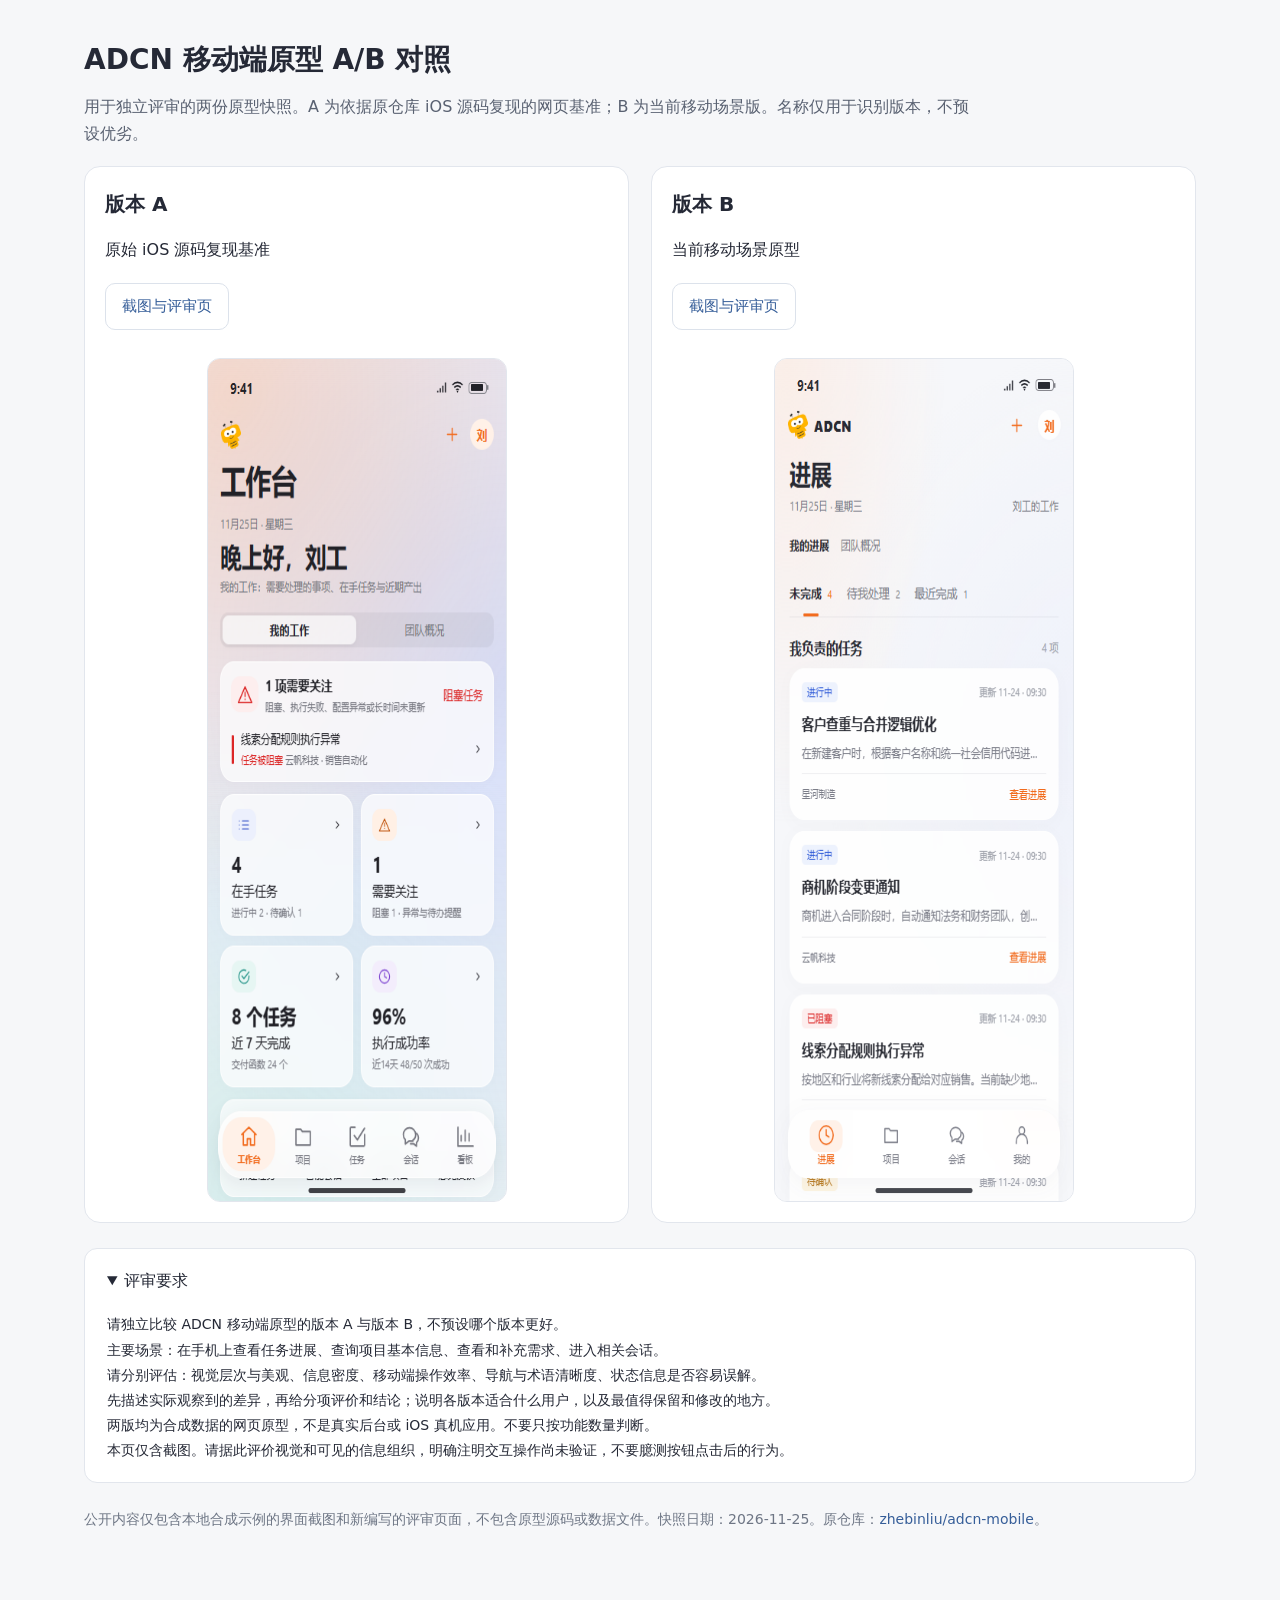
<file: index.html>
<!doctype html><html lang="zh-CN"><head><meta charset="utf-8"><meta name="viewport" content="width=device-width,initial-scale=1"><title>ADCN 移动端原型 A/B 对照</title><link rel="stylesheet" href="gallery.css"></head><body><main><h1>ADCN 移动端原型 A/B 对照</h1><p class="intro">用于独立评审的两份原型快照。A 为依据原仓库 iOS 源码复现的网页基准；B 为当前移动场景版。名称仅用于识别版本，不预设优劣。</p><div class="pair"><article><h2>版本 A</h2><p>原始 iOS 源码复现基准</p><div class="links"><a href="a/review.html">截图与评审页</a></div><img src="images/a-home.png" alt="版本 A 首页截图" width="390" height="844"></article><article><h2>版本 B</h2><p>当前移动场景原型</p><div class="links"><a href="b/review.html">截图与评审页</a></div><img src="images/b-home.png" alt="版本 B 首页截图" width="390" height="844"></article></div><details open><summary>评审要求</summary><pre>请独立比较 ADCN 移动端原型的版本 A 与版本 B，不预设哪个版本更好。
主要场景：在手机上查看任务进展、查询项目基本信息、查看和补充需求、进入相关会话。
请分别评估：视觉层次与美观、信息密度、移动端操作效率、导航与术语清晰度、状态信息是否容易误解。
先描述实际观察到的差异，再给分项评价和结论；说明各版本适合什么用户，以及最值得保留和修改的地方。
两版均为合成数据的网页原型，不是真实后台或 iOS 真机应用。不要只按功能数量判断。
本页仅含截图。请据此评价视觉和可见的信息组织，明确注明交互操作尚未验证，不要臆测按钮点击后的行为。</pre></details><p class="muted">公开内容仅包含本地合成示例的界面截图和新编写的评审页面，不包含原型源码或数据文件。快照日期：2026-11-25。原仓库：<a href="https://github.com/zhebinliu/adcn-mobile">zhebinliu/adcn-mobile</a>。</p></main></body></html>
</file>
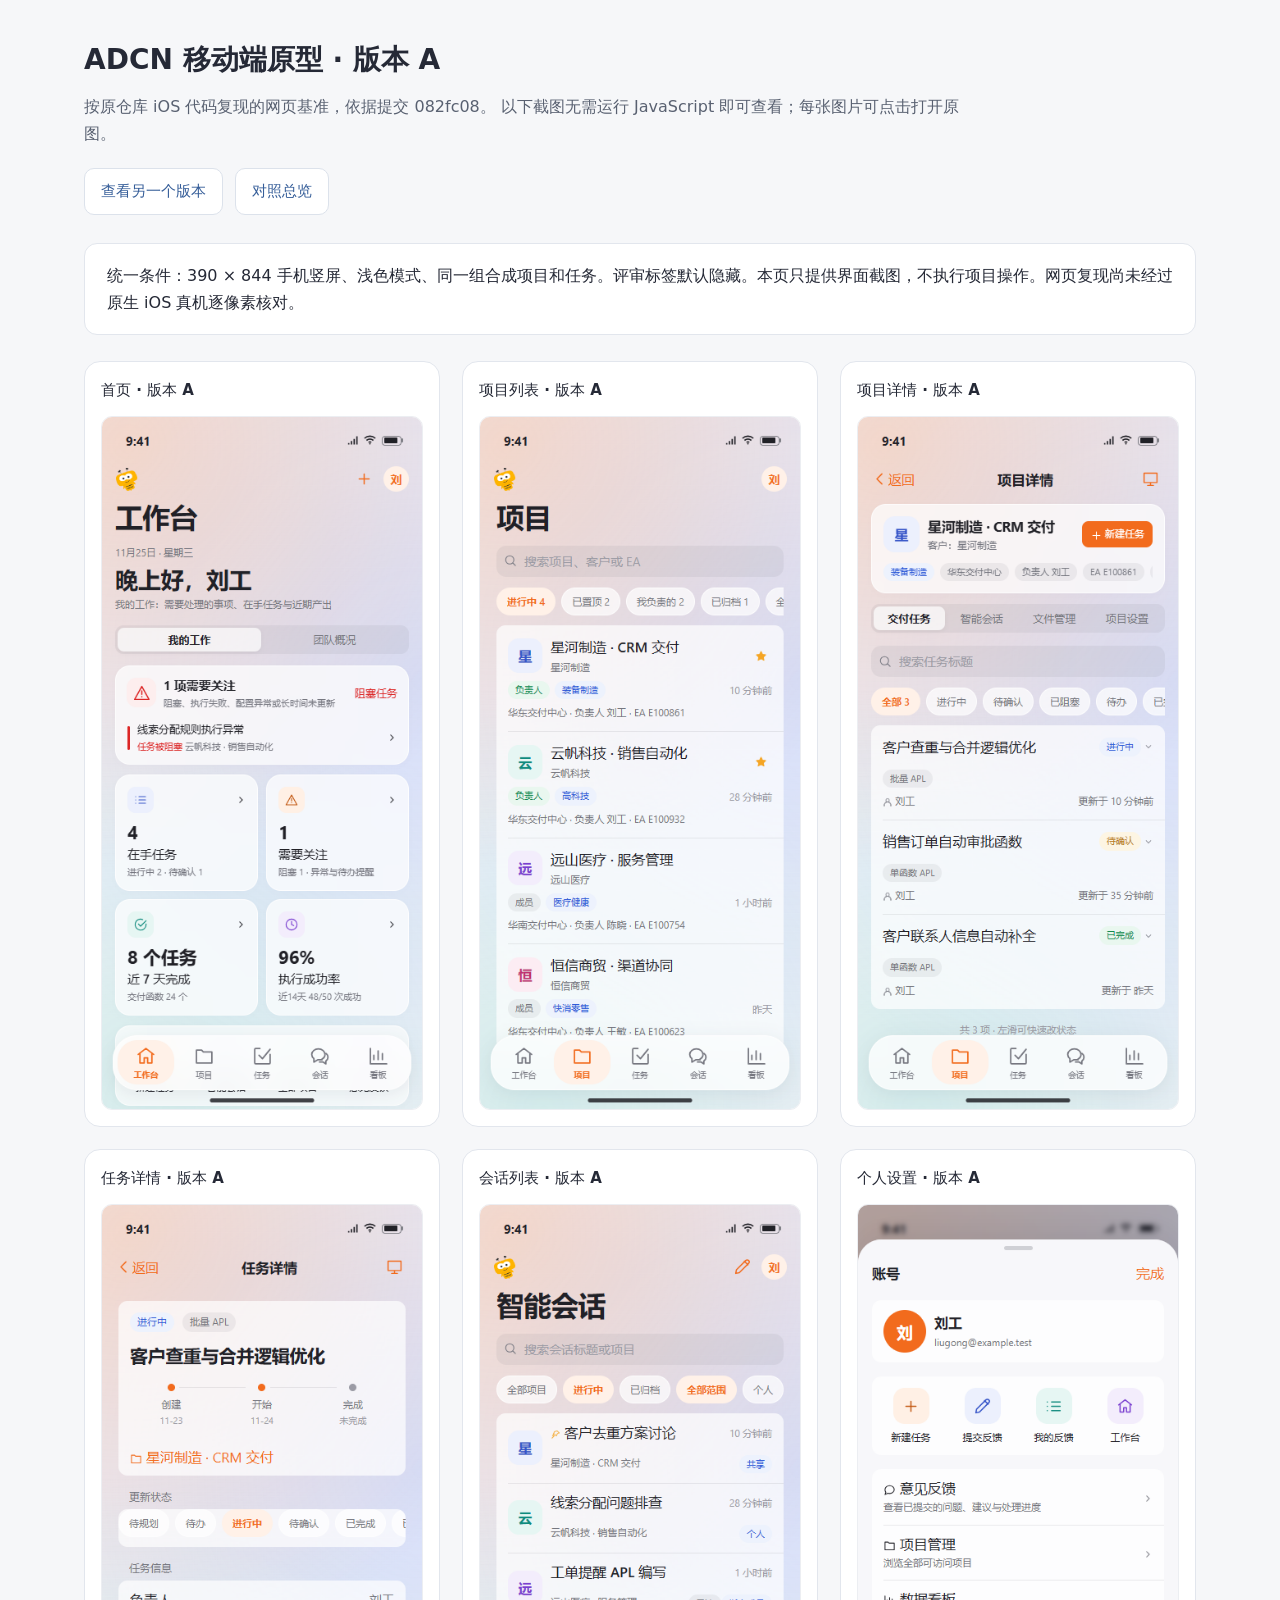
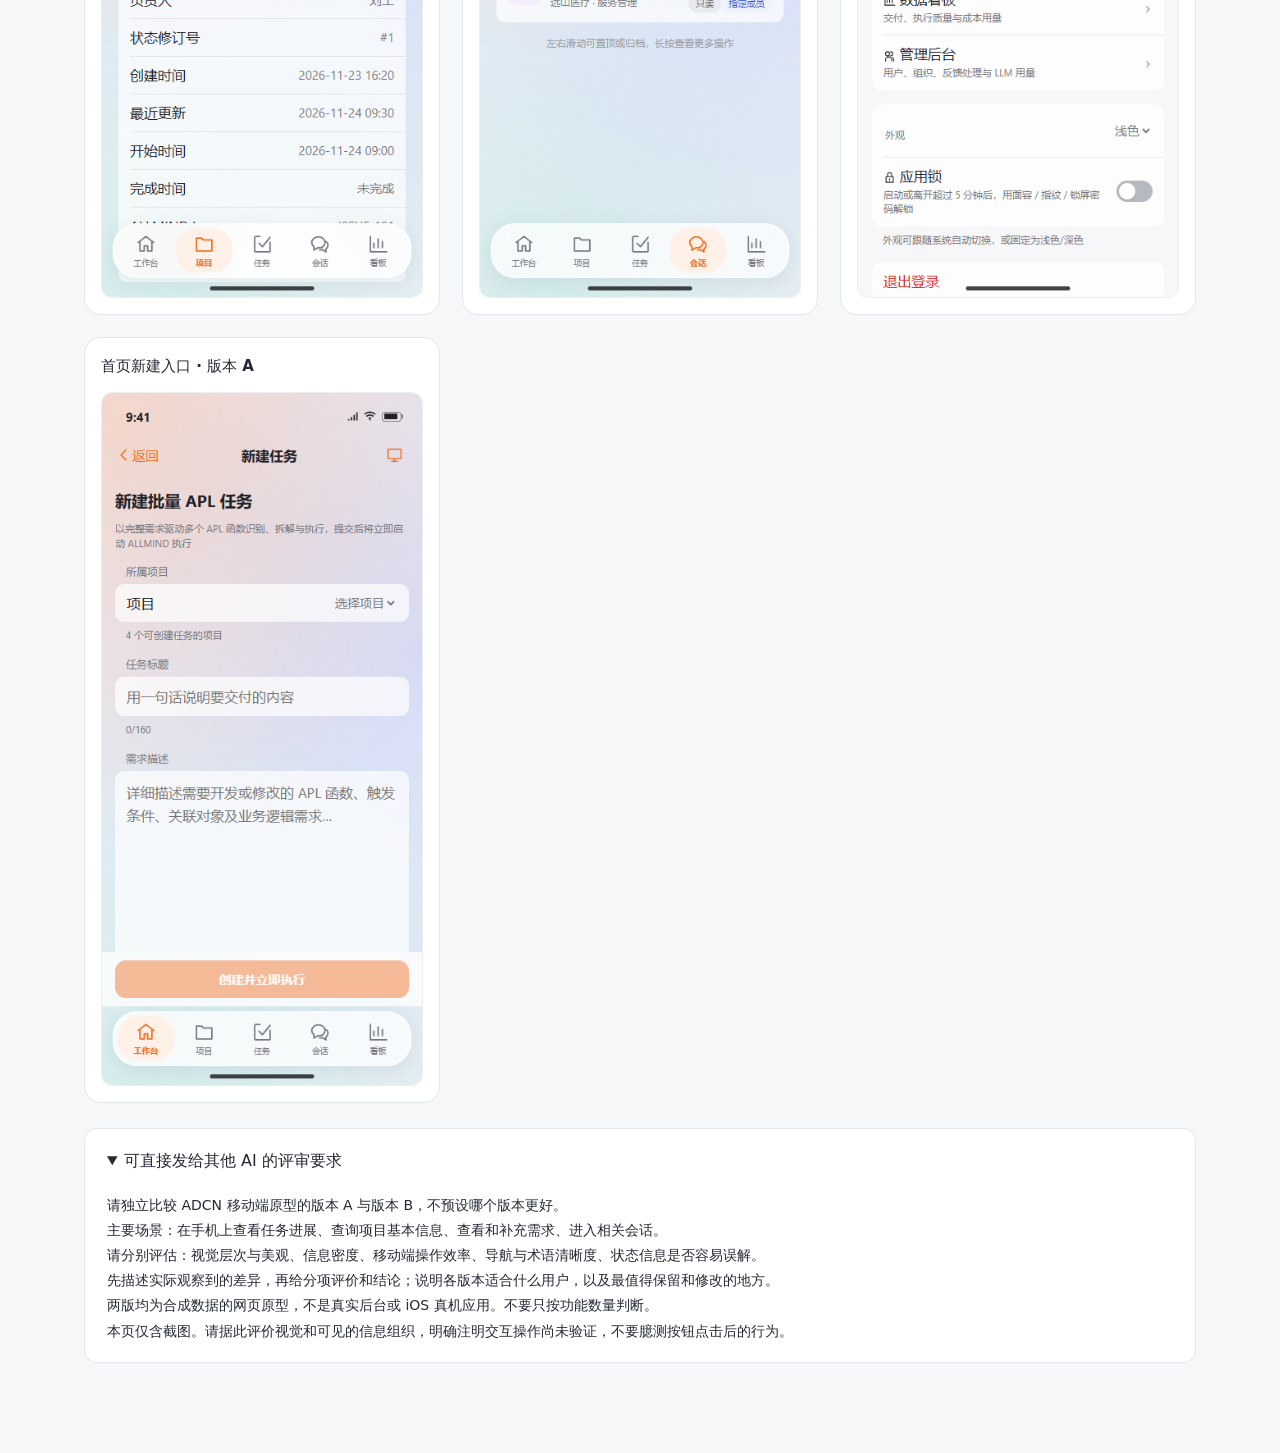
<file: a/review.html>
<!doctype html><html lang="zh-CN"><head><meta charset="utf-8"><meta name="viewport" content="width=device-width,initial-scale=1"><meta name="description" content="ADCN 移动端原型版本 A 的静态截图，适合 AI 评审。"><title>ADCN 版本 A · 截图评审</title><link rel="stylesheet" href="../gallery.css"></head><body><main><h1>ADCN 移动端原型 · 版本 A</h1><p class="intro">按原仓库 iOS 代码复现的网页基准，依据提交 082fc08。 以下截图无需运行 JavaScript 即可查看；每张图片可点击打开原图。</p><div class="links"><a href="../b/review.html">查看另一个版本</a><a href="../index.html">对照总览</a></div><div class="note">统一条件：390 × 844 手机竖屏、浅色模式、同一组合成项目和任务。评审标签默认隐藏。本页只提供界面截图，不执行项目操作。网页复现尚未经过原生 iOS 真机逐像素核对。</div><div class="screens"><figure><figcaption>首页 · 版本 A</figcaption><a href="../images/a-home.png"><img src="../images/a-home.png" alt="ADCN 版本 A 首页，390 × 844 像素截图" width="390" height="844" loading="lazy"></a></figure><figure><figcaption>项目列表 · 版本 A</figcaption><a href="../images/a-projects.png"><img src="../images/a-projects.png" alt="ADCN 版本 A 项目列表，390 × 844 像素截图" width="390" height="844" loading="lazy"></a></figure><figure><figcaption>项目详情 · 版本 A</figcaption><a href="../images/a-project.png"><img src="../images/a-project.png" alt="ADCN 版本 A 项目详情，390 × 844 像素截图" width="390" height="844" loading="lazy"></a></figure><figure><figcaption>任务详情 · 版本 A</figcaption><a href="../images/a-task.png"><img src="../images/a-task.png" alt="ADCN 版本 A 任务详情，390 × 844 像素截图" width="390" height="844" loading="lazy"></a></figure><figure><figcaption>会话列表 · 版本 A</figcaption><a href="../images/a-chats.png"><img src="../images/a-chats.png" alt="ADCN 版本 A 会话列表，390 × 844 像素截图" width="390" height="844" loading="lazy"></a></figure><figure><figcaption>个人设置 · 版本 A</figcaption><a href="../images/a-account.png"><img src="../images/a-account.png" alt="ADCN 版本 A 个人设置，390 × 844 像素截图" width="390" height="844" loading="lazy"></a></figure><figure><figcaption>首页新建入口 · 版本 A</figcaption><a href="../images/a-create.png"><img src="../images/a-create.png" alt="ADCN 版本 A 首页新建入口，390 × 844 像素截图" width="390" height="844" loading="lazy"></a></figure></div><details open><summary>可直接发给其他 AI 的评审要求</summary><pre>请独立比较 ADCN 移动端原型的版本 A 与版本 B，不预设哪个版本更好。
主要场景：在手机上查看任务进展、查询项目基本信息、查看和补充需求、进入相关会话。
请分别评估：视觉层次与美观、信息密度、移动端操作效率、导航与术语清晰度、状态信息是否容易误解。
先描述实际观察到的差异，再给分项评价和结论；说明各版本适合什么用户，以及最值得保留和修改的地方。
两版均为合成数据的网页原型，不是真实后台或 iOS 真机应用。不要只按功能数量判断。
本页仅含截图。请据此评价视觉和可见的信息组织，明确注明交互操作尚未验证，不要臆测按钮点击后的行为。</pre></details></main></body></html>
</file>
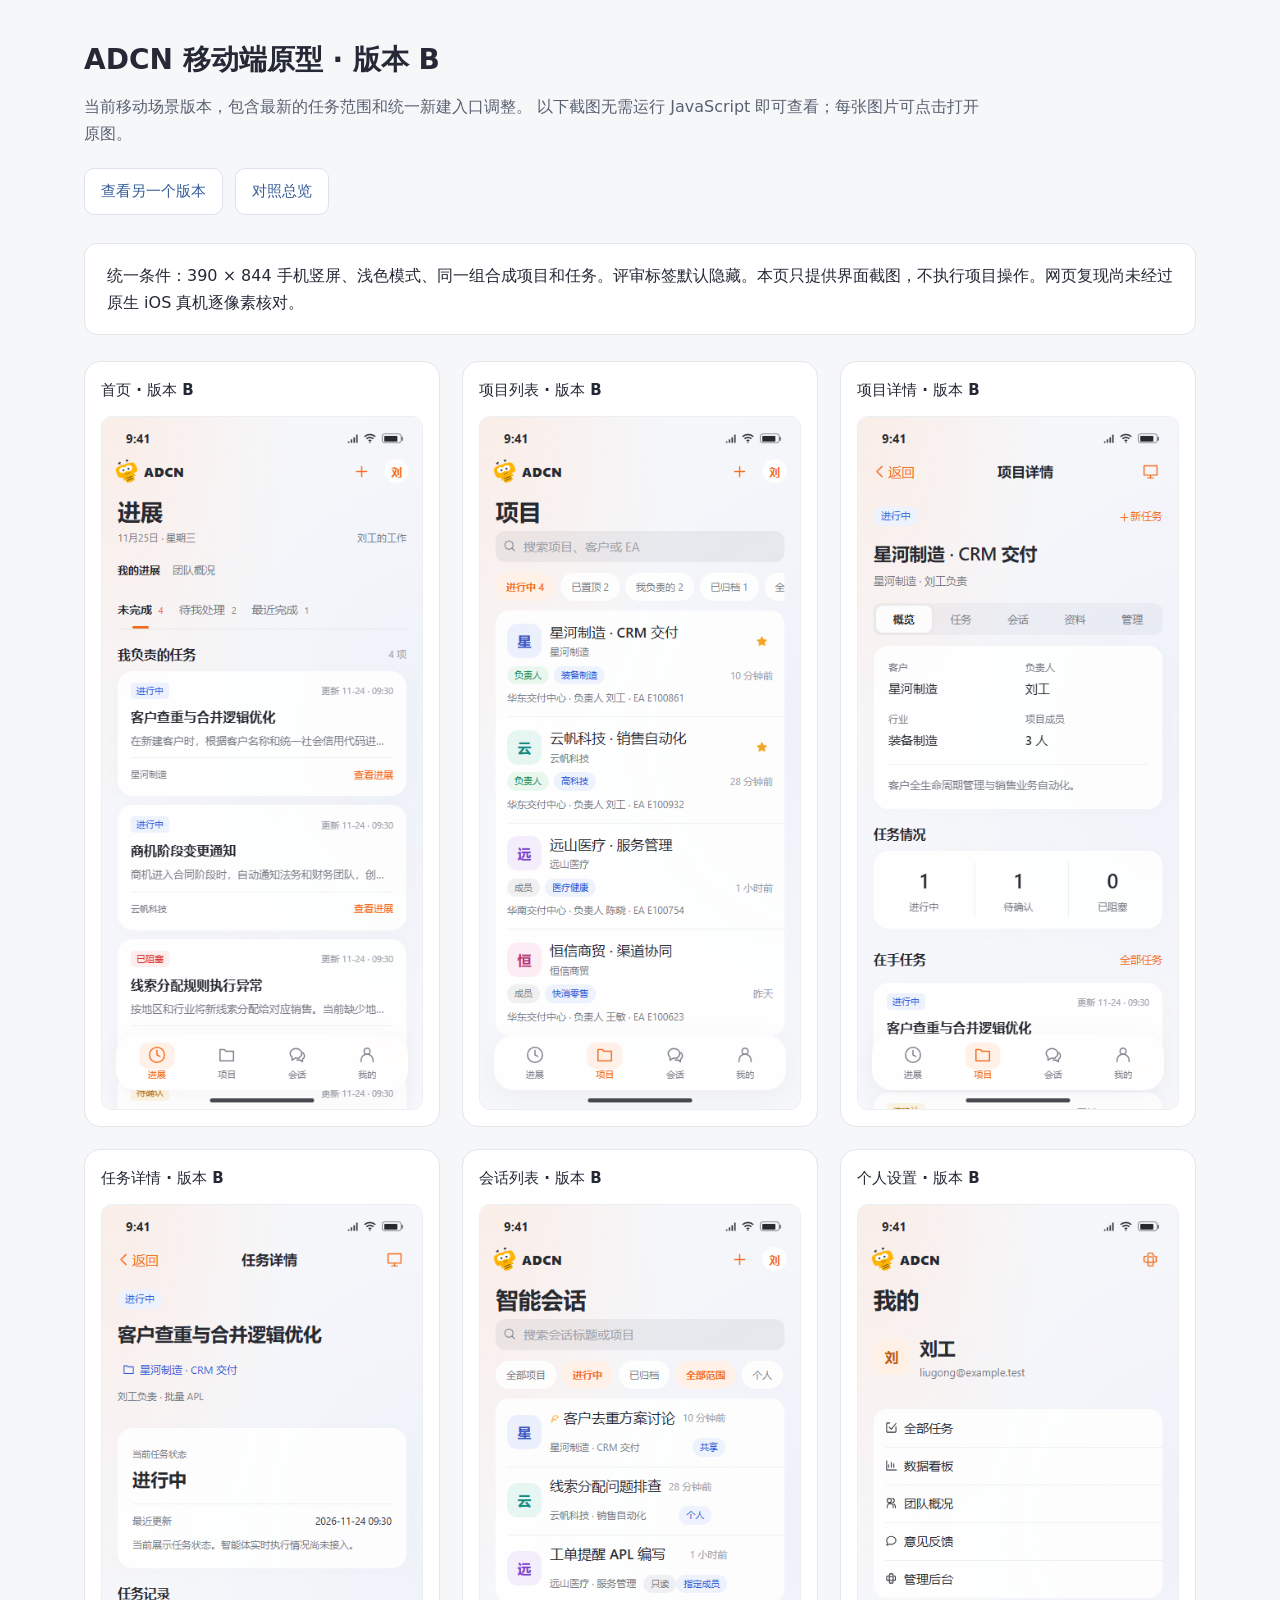
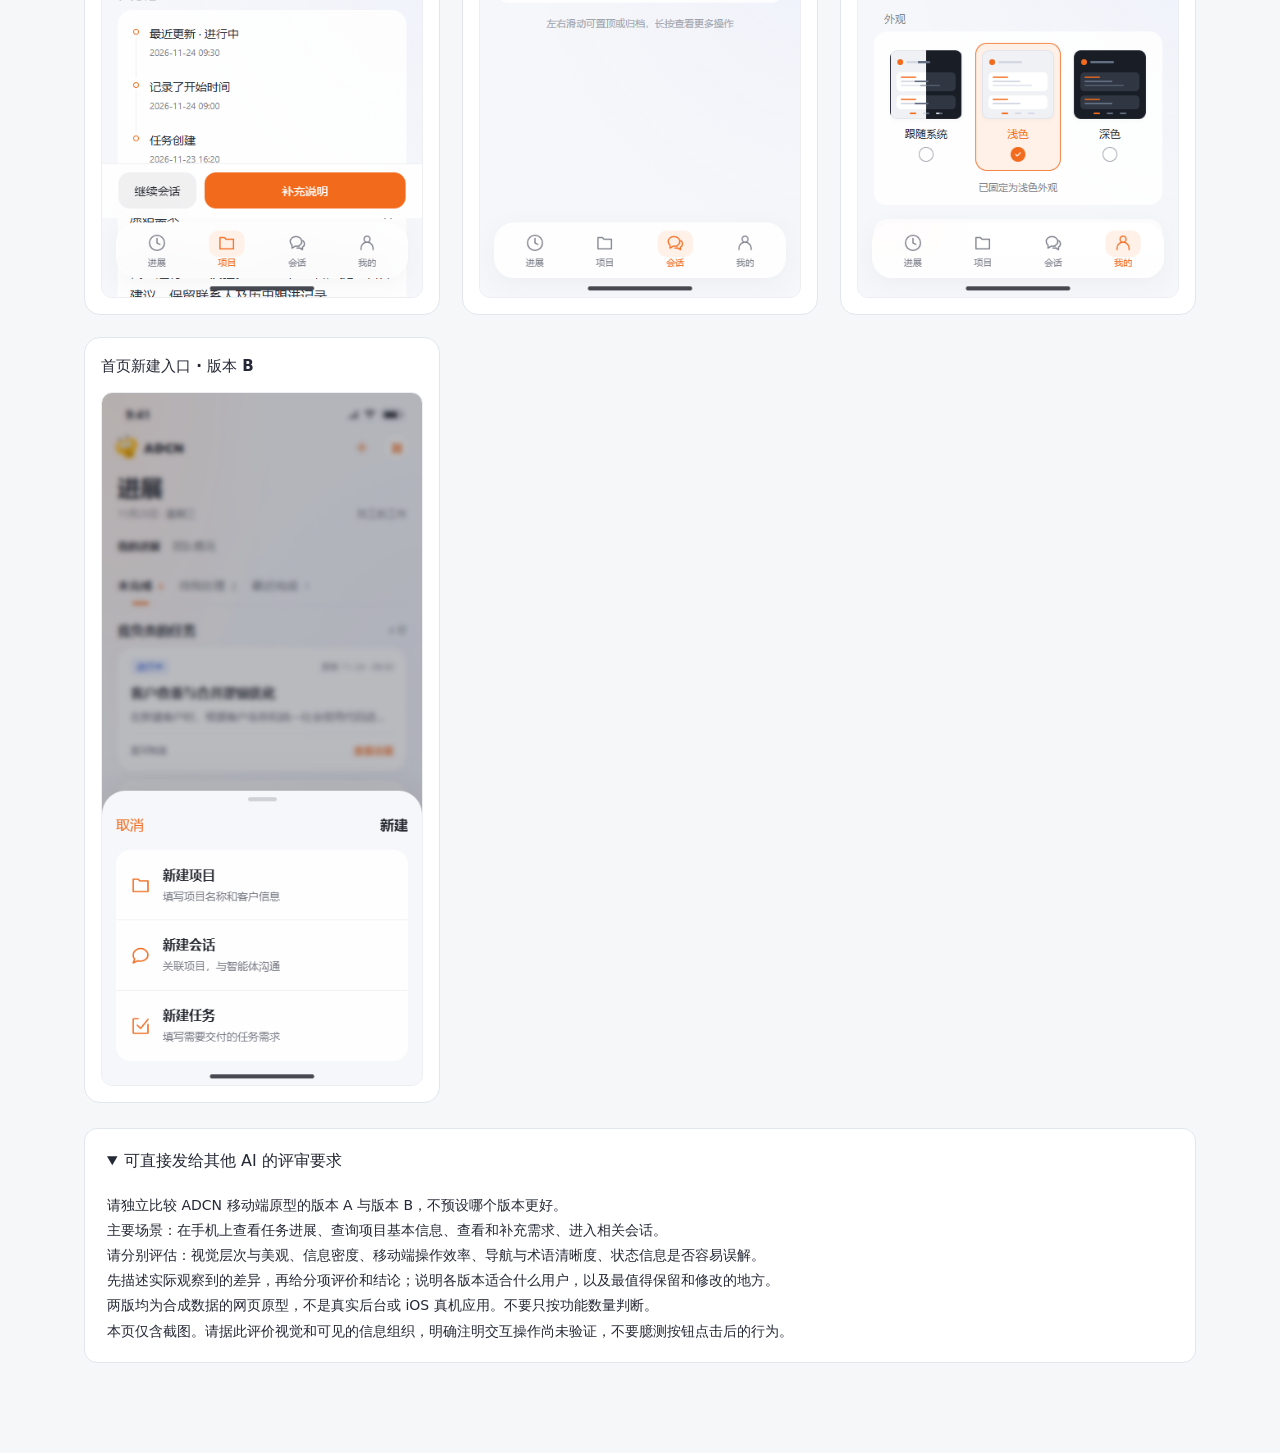
<file: b/review.html>
<!doctype html><html lang="zh-CN"><head><meta charset="utf-8"><meta name="viewport" content="width=device-width,initial-scale=1"><meta name="description" content="ADCN 移动端原型版本 B 的静态截图，适合 AI 评审。"><title>ADCN 版本 B · 截图评审</title><link rel="stylesheet" href="../gallery.css"></head><body><main><h1>ADCN 移动端原型 · 版本 B</h1><p class="intro">当前移动场景版本，包含最新的任务范围和统一新建入口调整。 以下截图无需运行 JavaScript 即可查看；每张图片可点击打开原图。</p><div class="links"><a href="../a/review.html">查看另一个版本</a><a href="../index.html">对照总览</a></div><div class="note">统一条件：390 × 844 手机竖屏、浅色模式、同一组合成项目和任务。评审标签默认隐藏。本页只提供界面截图，不执行项目操作。网页复现尚未经过原生 iOS 真机逐像素核对。</div><div class="screens"><figure><figcaption>首页 · 版本 B</figcaption><a href="../images/b-home.png"><img src="../images/b-home.png" alt="ADCN 版本 B 首页，390 × 844 像素截图" width="390" height="844" loading="lazy"></a></figure><figure><figcaption>项目列表 · 版本 B</figcaption><a href="../images/b-projects.png"><img src="../images/b-projects.png" alt="ADCN 版本 B 项目列表，390 × 844 像素截图" width="390" height="844" loading="lazy"></a></figure><figure><figcaption>项目详情 · 版本 B</figcaption><a href="../images/b-project.png"><img src="../images/b-project.png" alt="ADCN 版本 B 项目详情，390 × 844 像素截图" width="390" height="844" loading="lazy"></a></figure><figure><figcaption>任务详情 · 版本 B</figcaption><a href="../images/b-task.png"><img src="../images/b-task.png" alt="ADCN 版本 B 任务详情，390 × 844 像素截图" width="390" height="844" loading="lazy"></a></figure><figure><figcaption>会话列表 · 版本 B</figcaption><a href="../images/b-chats.png"><img src="../images/b-chats.png" alt="ADCN 版本 B 会话列表，390 × 844 像素截图" width="390" height="844" loading="lazy"></a></figure><figure><figcaption>个人设置 · 版本 B</figcaption><a href="../images/b-account.png"><img src="../images/b-account.png" alt="ADCN 版本 B 个人设置，390 × 844 像素截图" width="390" height="844" loading="lazy"></a></figure><figure><figcaption>首页新建入口 · 版本 B</figcaption><a href="../images/b-create.png"><img src="../images/b-create.png" alt="ADCN 版本 B 首页新建入口，390 × 844 像素截图" width="390" height="844" loading="lazy"></a></figure></div><details open><summary>可直接发给其他 AI 的评审要求</summary><pre>请独立比较 ADCN 移动端原型的版本 A 与版本 B，不预设哪个版本更好。
主要场景：在手机上查看任务进展、查询项目基本信息、查看和补充需求、进入相关会话。
请分别评估：视觉层次与美观、信息密度、移动端操作效率、导航与术语清晰度、状态信息是否容易误解。
先描述实际观察到的差异，再给分项评价和结论；说明各版本适合什么用户，以及最值得保留和修改的地方。
两版均为合成数据的网页原型，不是真实后台或 iOS 真机应用。不要只按功能数量判断。
本页仅含截图。请据此评价视觉和可见的信息组织，明确注明交互操作尚未验证，不要臆测按钮点击后的行为。</pre></details></main></body></html>
</file>
<file: gallery.css>
*{box-sizing:border-box}body{margin:0;background:#f6f7f9;color:#252936;font-family:system-ui,-apple-system,"Segoe UI",sans-serif;line-height:1.7}main{max-width:1160px;margin:auto;padding:40px 24px 65px}h1{font-size:28px;line-height:1.4;font-weight:650;margin:0 0 14px}h2{font-size:20px;margin:0 0 15px;font-weight:600}p{margin:10px 0 18px}.intro{font-size:16px;color:#596171;max-width:900px}a{color:#365e99;text-decoration:none}a:hover{text-decoration:underline}.links{display:flex;flex-wrap:wrap;gap:12px;margin:20px 0 28px}.links a{padding:10px 16px;border:1px solid #dce2eb;border-radius:10px;background:#fff;font-size:15px}.screens{display:grid;grid-template-columns:repeat(3,minmax(0,1fr));gap:22px}figure{margin:0;background:#fff;padding:16px;border:1px solid #e2e6ed;border-radius:16px}figure img{display:block;width:100%;height:auto;border-radius:11px;border:1px solid #eceef2}figcaption{font-size:15px;font-weight:550;margin:0 0 12px}.note{background:#fff;padding:18px 22px;border:1px solid #e2e6ed;border-radius:13px;margin:26px 0}ul{padding-left:22px}details{padding:18px 22px;border:1px solid #e2e6ed;border-radius:13px;background:#fff;margin:25px 0}summary{cursor:pointer;font-size:16px}pre{white-space:pre-wrap;font:14px/1.8 system-ui;overflow-wrap:anywhere;margin:18px 0 0}.pair{display:grid;grid-template-columns:1fr 1fr;gap:22px}.pair article{background:#fff;border:1px solid #e2e6ed;border-radius:16px;padding:20px}.pair img{display:block;max-width:300px;width:100%;margin:auto;border-radius:13px;border:1px solid #e2e6ed}.muted{color:#6e7685;font-size:14px}@media(max-width:800px){.screens{grid-template-columns:repeat(2,minmax(0,1fr))}}@media(max-width:500px){main{padding:25px 16px}.screens,.pair{grid-template-columns:1fr}h1{font-size:24px}.screens figure{max-width:390px;margin:auto}}
</file>
